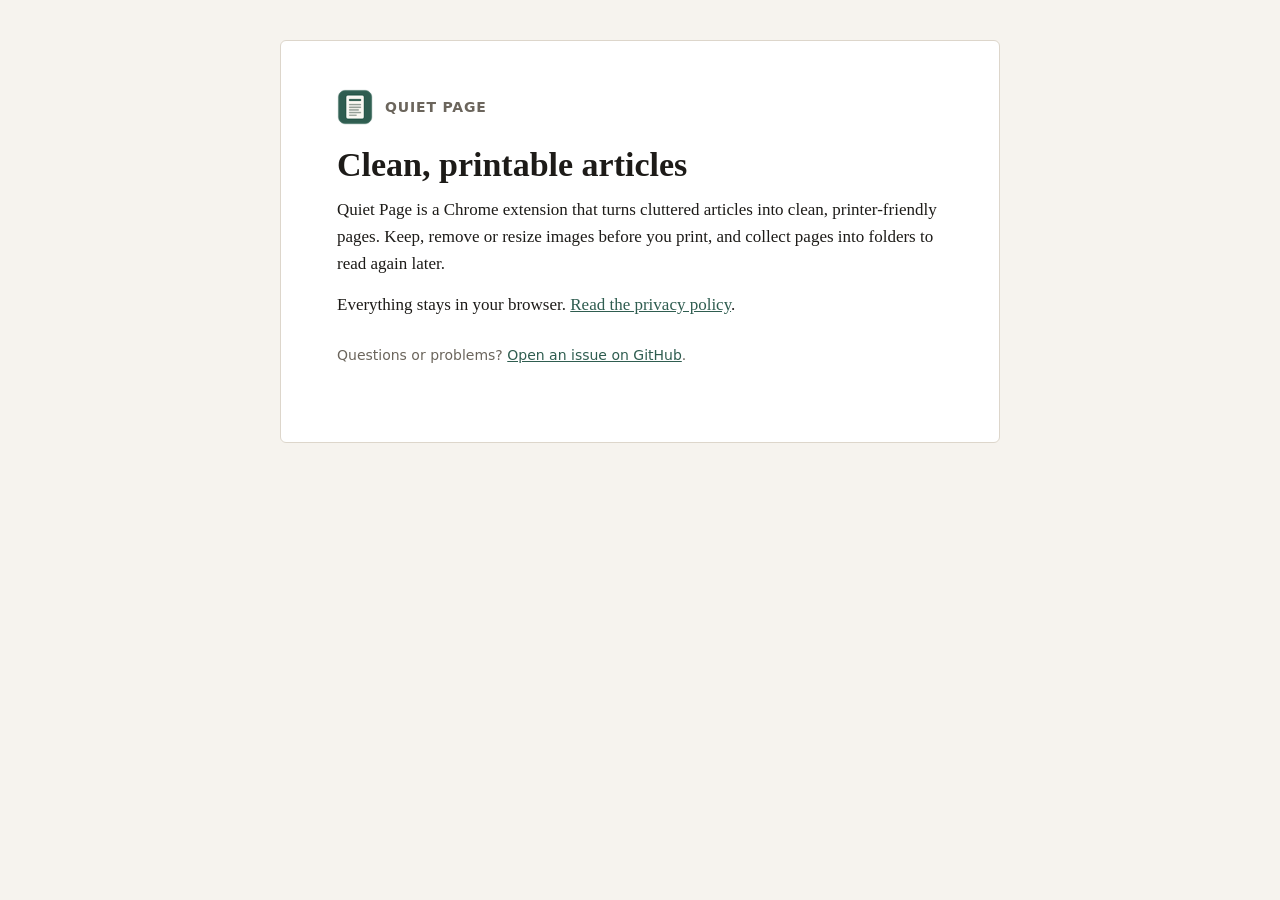
<file: docs/index.html>
<!doctype html>
<html lang="en">
<head>
<meta charset="utf-8">
<meta name="viewport" content="width=device-width, initial-scale=1">
<title>Quiet Page</title>
<meta name="description" content="Quiet Page is a Chrome extension that turns cluttered articles into clean, printer-friendly pages.">
<link rel="stylesheet" href="style.css">
</head>
<body>
<main>
<a class="brand" href="./"><img src="icon.png" alt="">Quiet Page</a>
<h1>Clean, printable articles</h1>
<p>Quiet Page is a Chrome extension that turns cluttered articles into clean, printer-friendly pages. Keep, remove or resize images before you print, and collect pages into folders to read again later.</p>
<p>Everything stays in your browser. <a href="privacy/">Read the privacy policy</a>.</p>
<p class="meta" style="margin-top:2em">Questions or problems? <a href="https://github.com/outsideman86/quiet-page/issues">Open an issue on GitHub</a>.</p>
</main>
</body>
</html>
</file>
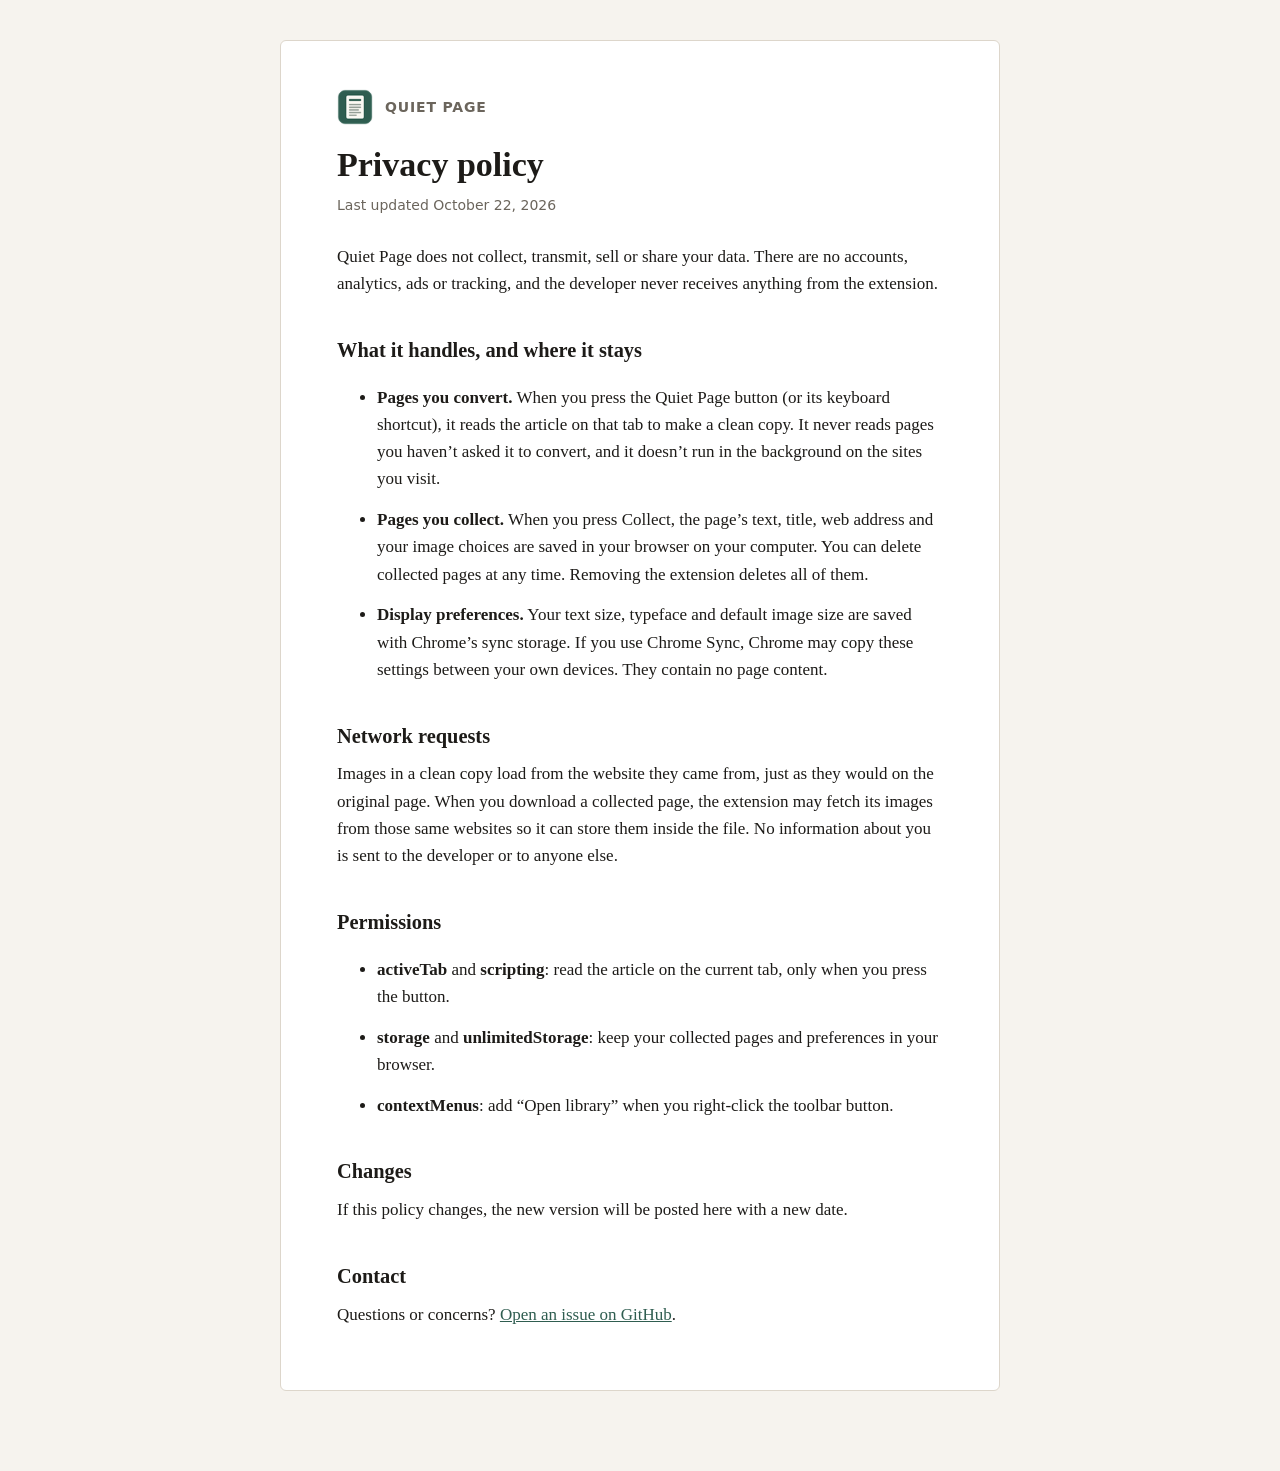
<file: docs/privacy/index.html>
<!doctype html>
<html lang="en">
<head>
<meta charset="utf-8">
<meta name="viewport" content="width=device-width, initial-scale=1">
<title>Quiet Page privacy policy</title>
<meta name="description" content="Privacy policy for the Quiet Page Chrome extension.">
<link rel="stylesheet" href="../style.css">
</head>
<body>
<main>
<a class="brand" href="../"><img src="../icon.png" alt="">Quiet Page</a>
<h1>Privacy policy</h1>
<p class="meta">Last updated October 22, 2026</p>

<p>Quiet Page does not collect, transmit, sell or share your data. There are no accounts, analytics, ads or tracking, and the developer never receives anything from the extension.</p>

<h2>What it handles, and where it stays</h2>
<ul>
  <li><strong>Pages you convert.</strong> When you press the Quiet Page button (or its keyboard shortcut), it reads the article on that tab to make a clean copy. It never reads pages you haven’t asked it to convert, and it doesn’t run in the background on the sites you visit.</li>
  <li><strong>Pages you collect.</strong> When you press Collect, the page’s text, title, web address and your image choices are saved in your browser on your computer. You can delete collected pages at any time. Removing the extension deletes all of them.</li>
  <li><strong>Display preferences.</strong> Your text size, typeface and default image size are saved with Chrome’s sync storage. If you use Chrome Sync, Chrome may copy these settings between your own devices. They contain no page content.</li>
</ul>

<h2>Network requests</h2>
<p>Images in a clean copy load from the website they came from, just as they would on the original page. When you download a collected page, the extension may fetch its images from those same websites so it can store them inside the file. No information about you is sent to the developer or to anyone else.</p>

<h2>Permissions</h2>
<ul>
  <li><strong>activeTab</strong> and <strong>scripting</strong>: read the article on the current tab, only when you press the button.</li>
  <li><strong>storage</strong> and <strong>unlimitedStorage</strong>: keep your collected pages and preferences in your browser.</li>
  <li><strong>contextMenus</strong>: add “Open library” when you right-click the toolbar button.</li>
</ul>

<h2>Changes</h2>
<p>If this policy changes, the new version will be posted here with a new date.</p>

<h2>Contact</h2>
<p>Questions or concerns? <a href="https://github.com/outsideman86/quiet-page/issues">Open an issue on GitHub</a>.</p>
</main>
</body>
</html>
</file>
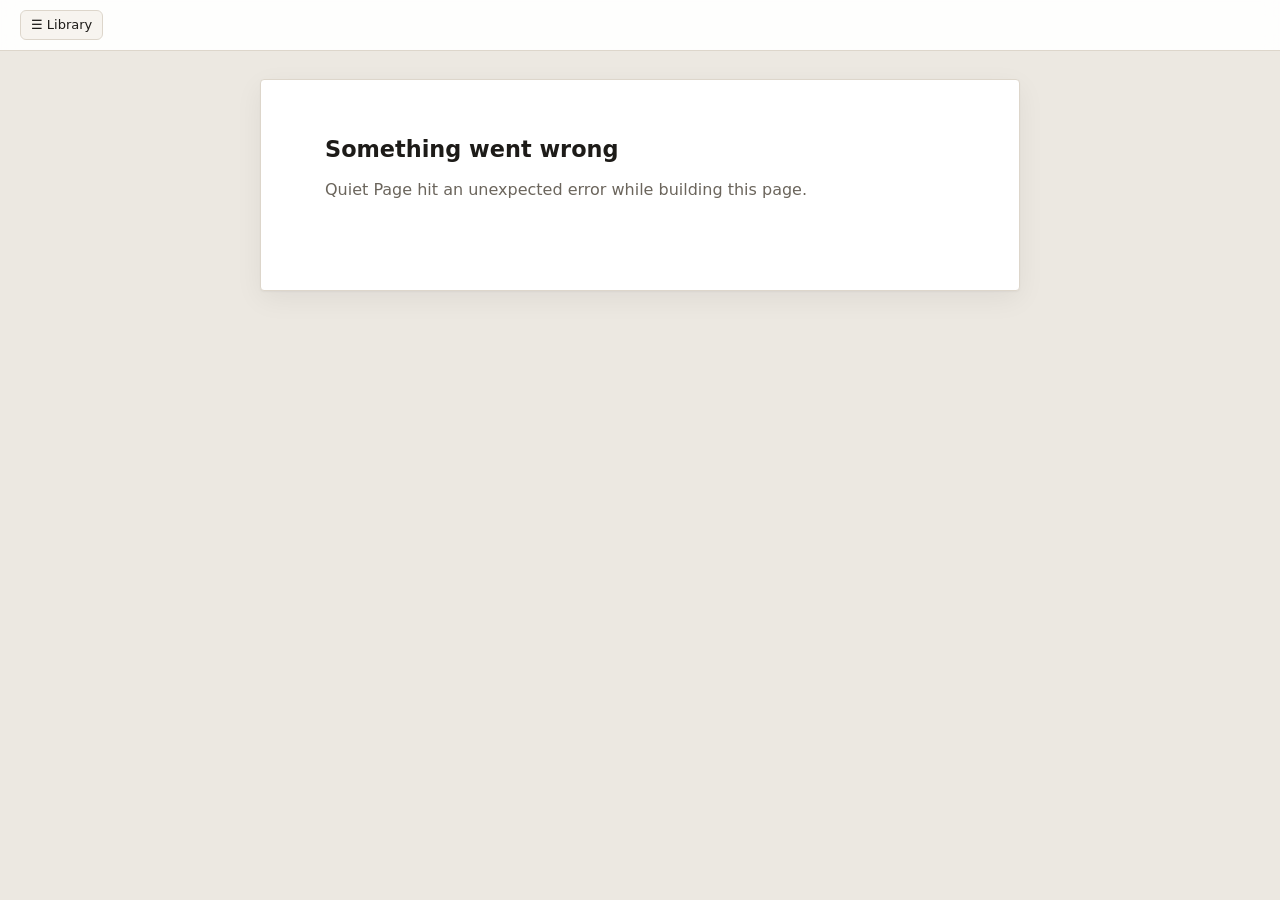
<file: extension/reader.html>
<!doctype html>
<html lang="en">
<head>
  <meta charset="utf-8">
  <meta name="viewport" content="width=device-width, initial-scale=1">
  <!-- Many image hosts refuse requests that carry an unfamiliar referrer. -->
  <meta name="referrer" content="no-referrer">
  <title>Quiet Page</title>
  <link rel="stylesheet" href="reader.css">
  <link rel="stylesheet" href="library.css">
</head>
<body>
<div class="shell">

  <!-- ===================== Library sidebar ===================== -->
  <aside class="library no-print" id="library" aria-label="Library">
    <div class="lib-head">
      <h2>Library</h2>
      <button type="button" id="lib-new-folder" class="lib-small">+ Folder</button>
      <button type="button" id="lib-close" class="lib-icon" aria-label="Hide library" title="Hide library">&times;</button>
    </div>

    <div class="lib-bulk" id="lib-bulk">
      <label class="lib-selall" title="Select all">
        <input type="checkbox" id="lib-select-all" aria-label="Select all pages">
        <span id="lib-sel-count">Select</span>
      </label>
      <div class="lib-bulk-actions">
        <button type="button" id="lib-bulk-move" disabled>Move to</button>
        <button type="button" id="lib-bulk-download" disabled>Download</button>
        <button type="button" id="lib-bulk-delete" class="danger" disabled>Delete</button>
      </div>
    </div>

    <div class="lib-tree" id="lib-tree"></div>

    <p class="lib-empty" id="lib-empty" hidden>
      Nothing collected yet. Open a clean copy of an article and press
      <strong>Collect</strong> to keep it here.
    </p>
    <p class="lib-status" id="lib-status" role="status" aria-live="polite"></p>
  </aside>

  <!-- ===================== Reader ===================== -->
  <div class="main-col">
    <header class="toolbar no-print" id="toolbar" role="toolbar" aria-label="Page controls">
      <div class="tb-group">
        <button type="button" id="lib-toggle" aria-controls="library" title="Show or hide the library">&#9776; Library</button>
      </div>

      <div class="tb-tools" id="article-tools" hidden>
        <div class="tb-group" id="image-tools">
          <span class="tb-label">Images</span>
          <div class="seg">
            <button type="button" id="img-keep-all">Keep all</button>
            <button type="button" id="img-remove-all">Remove all</button>
          </div>
          <span class="tb-count" id="img-count" aria-live="polite"></span>
        </div>

        <div class="tb-group" id="size-tools">
          <label class="tb-label" for="size-all">Size all</label>
          <input type="range" id="size-all" min="10" max="100" step="5" value="75">
          <output id="size-all-out" for="size-all">75%</output>
        </div>

        <div class="tb-group">
          <span class="tb-label">Text</span>
          <div class="seg">
            <button type="button" id="font-down" aria-label="Smaller text">A&minus;</button>
            <button type="button" id="font-up" aria-label="Larger text">A+</button>
          </div>
          <button type="button" id="font-family" class="plain" aria-label="Switch typeface">Sans</button>
        </div>

        <div class="tb-group tb-end">
          <label class="tb-check" title="Applies to the next article you open">
            <input type="checkbox" id="pref-start-removed">
            Remove images by default
          </label>
          <button type="button" id="collect" class="collect">&#9734; Collect</button>
          <button type="button" id="print" class="primary">Print / Save PDF</button>
        </div>
      </div>
    </header>

    <main class="page" id="page">
      <article id="article" hidden>
        <header class="meta">
          <p class="site" id="site"></p>
          <h1 id="title"></h1>
          <p class="byline" id="byline"></p>
          <p class="source" id="source"></p>
        </header>
        <div class="content" id="content"></div>
      </article>

      <section class="message" id="message" hidden>
        <h1 id="message-title"></h1>
        <p id="message-body"></p>
        <p id="message-link"></p>
      </section>
    </main>
  </div>
</div>

<div class="lib-menu" id="lib-menu" role="menu" hidden></div>

<script src="zip.js"></script>
<script src="reader.js"></script>
<script src="export.js"></script>
<script src="library.js"></script>
</body>
</html>
</file>
<file: docs/style.css>
:root{--bg:#f6f3ee;--sheet:#fff;--ink:#1d1b18;--muted:#6b655c;--rule:#ddd6cb;--accent:#2f5d50}
@media (prefers-color-scheme:dark){:root{--bg:#161513;--sheet:#22201d;--ink:#e8e3da;--muted:#a49d91;--rule:#3a3631;--accent:#7fb8a5}}
*{box-sizing:border-box}
html,body{margin:0;background:var(--bg);color:var(--ink)}
body{font:17px/1.6 Charter,"Bitstream Charter","Sitka Text",Cambria,Georgia,serif}
main{max-width:720px;margin:40px auto 80px;padding:48px 56px;background:var(--sheet);border:1px solid var(--rule);border-radius:6px}
@media (max-width:760px){main{margin:0;border:none;border-radius:0;padding:28px 16px 48px}}
h1{font-size:2em;line-height:1.2;margin:0 0 .3em}
h2{font-size:1.2em;margin:1.8em 0 .4em}
p,li{margin:0 0 .8em}
a{color:var(--accent)}
.meta{font:14px/1.4 system-ui,-apple-system,"Segoe UI",sans-serif;color:var(--muted);margin-bottom:2em}
.brand{display:flex;align-items:center;gap:12px;font:600 14px/1 system-ui,sans-serif;letter-spacing:.06em;text-transform:uppercase;color:var(--muted);margin-bottom:1.4em;text-decoration:none}
.brand img{width:36px;height:36px}
ul.ext{list-style:none;padding:0}
ul.ext li{padding:14px 0;border-top:1px solid var(--rule)}
ul.ext li:last-child{border-bottom:1px solid var(--rule)}
</file>
<file: extension/reader.css>
/* Quiet Page — reader + print styles */

:root {
  --scale: 1;
  --desk: #ece8e1;
  --sheet: #ffffff;
  --ink: #1d1b18;
  --muted: #6b655c;
  --rule: #ddd6cb;
  --accent: #2f5d50;
  --accent-ink: #ffffff;
  --control: #f7f4ef;
  --serif: Charter, "Bitstream Charter", "Sitka Text", Cambria, Georgia, serif;
  --sans: system-ui, -apple-system, "Segoe UI", Roboto, "Helvetica Neue", Arial, sans-serif;
  --body-font: var(--serif);
  color-scheme: light dark;
}

@media (prefers-color-scheme: dark) {
  :root {
    --desk: #161513;
    --sheet: #22201d;
    --ink: #e8e3da;
    --muted: #a49d91;
    --rule: #3a3631;
    --accent: #7fb8a5;
    --accent-ink: #10201b;
    --control: #2b2925;
  }
}

* { box-sizing: border-box; }

html, body {
  margin: 0;
  background: var(--desk);
  color: var(--ink);
}

body.font-sans { --body-font: var(--sans); }

[hidden] { display: none !important; }

/* ---------- Toolbar ---------- */

.toolbar {
  position: sticky;
  top: 0;
  z-index: 10;
  display: flex;
  flex-wrap: wrap;
  align-items: center;
  gap: 10px 22px;
  padding: 10px 20px;
  background: color-mix(in srgb, var(--sheet) 92%, transparent);
  backdrop-filter: blur(8px);
  border-bottom: 1px solid var(--rule);
  font: 13px/1.2 var(--sans);
  color: var(--ink);
}

.tb-group { display: flex; align-items: center; gap: 8px; }
.tb-end { margin-left: auto; gap: 16px; }
.tb-label { color: var(--muted); font-weight: 600; letter-spacing: 0.02em; }
.tb-count { color: var(--muted); font-variant-numeric: tabular-nums; min-width: 6.5em; }
.tb-check { display: flex; align-items: center; gap: 6px; color: var(--muted); cursor: pointer; }

button {
  font: inherit;
  color: inherit;
  background: var(--control);
  border: 1px solid var(--rule);
  border-radius: 6px;
  padding: 6px 10px;
  cursor: pointer;
}
button:hover { border-color: var(--muted); }
button:focus-visible, input:focus-visible { outline: 2px solid var(--accent); outline-offset: 2px; }
button.primary {
  background: var(--accent);
  border-color: var(--accent);
  color: var(--accent-ink);
  font-weight: 600;
  padding: 7px 14px;
}
button.plain { background: transparent; }

.seg { display: inline-flex; }
.seg button { border-radius: 0; }
.seg button + button { border-left: none; }
.seg button:first-child { border-radius: 6px 0 0 6px; }
.seg button:last-child { border-radius: 0 6px 6px 0; }

input[type="range"] { accent-color: var(--accent); width: 120px; }
output { font-variant-numeric: tabular-nums; min-width: 3ch; color: var(--muted); }

/* ---------- The "sheet" ---------- */

.page {
  max-width: 760px;
  margin: 28px auto 80px;
  padding: 56px 64px 72px;
  background: var(--sheet);
  border: 1px solid var(--rule);
  border-radius: 4px;
  box-shadow: 0 1px 2px rgba(0,0,0,.04), 0 8px 28px rgba(0,0,0,.06);
}

@media (max-width: 820px) {
  .page { margin: 0; border: none; border-radius: 0; padding: 28px 20px 48px; }
}

article {
  font-family: var(--body-font);
  font-size: calc(19px * var(--scale));
  line-height: 1.6;
  overflow-wrap: break-word;
}

.meta { margin-bottom: 2em; padding-bottom: 1.2em; border-bottom: 1px solid var(--rule); }
.meta .site {
  margin: 0 0 .6em;
  font: 600 calc(12px * var(--scale))/1.2 var(--sans);
  letter-spacing: .08em;
  text-transform: uppercase;
  color: var(--muted);
}
.meta h1 {
  margin: 0 0 .45em;
  font-family: var(--body-font);
  font-size: 1.9em;
  line-height: 1.18;
  font-weight: 700;
  text-wrap: balance;
}
.meta .byline { margin: 0 0 .3em; color: var(--muted); font-size: .9em; }
.meta .source {
  margin: 0;
  font: calc(12px * var(--scale))/1.4 var(--sans);
  color: var(--muted);
  word-break: break-all;
}
.meta .source a { color: inherit; }

.content h1, .content h2, .content h3, .content h4 {
  line-height: 1.25;
  margin: 1.6em 0 .5em;
  text-wrap: balance;
}
.content h1 { font-size: 1.5em; }
.content h2 { font-size: 1.3em; }
.content h3 { font-size: 1.12em; }
.content h4 { font-size: 1em; }
.content p { margin: 0 0 1em; }
.content a { color: var(--accent); text-underline-offset: 2px; }
.content blockquote {
  margin: 1.2em 0;
  padding: 0 0 0 1em;
  border-left: 3px solid var(--rule);
  color: var(--muted);
}
.content pre, .content code { font-family: ui-monospace, Menlo, Consolas, monospace; font-size: .85em; }
.content pre { white-space: pre-wrap; background: var(--control); padding: .8em 1em; border-radius: 4px; }
.content table { border-collapse: collapse; width: 100%; font-size: .9em; margin: 1em 0; }
.content th, .content td { border: 1px solid var(--rule); padding: .35em .5em; text-align: left; vertical-align: top; }
.content hr { border: none; border-top: 1px solid var(--rule); margin: 2em 0; }
.content ul, .content ol { padding-left: 1.4em; }
.content figure { margin: 0; }
.content figcaption {
  margin-top: .45em;
  font: calc(13px * var(--scale))/1.45 var(--sans);
  color: var(--muted);
}
.content img { max-width: 100%; height: auto; }

/* ---------- Image units with their own controls ---------- */

.qp-media { margin: 1.6em 0; }

.qp-controls {
  display: flex;
  align-items: center;
  gap: 10px;
  margin-bottom: 6px;
  font: 12px/1 var(--sans);
  color: var(--muted);
}
.qp-controls label { display: flex; align-items: center; gap: 5px; cursor: pointer; user-select: none; }
.qp-controls .qp-size { display: flex; align-items: center; gap: 6px; }
.qp-controls input[type="range"] { width: 140px; }
.qp-controls output { min-width: 4ch; }

.qp-body { margin: 0 auto; }
.qp-body img { display: block; width: 100%; height: auto; margin: 0 auto; }

.qp-restore {
  display: none;
  width: 100%;
  padding: 10px;
  font: 12px/1.3 var(--sans);
  color: var(--muted);
  background: var(--control);
  border: 1px dashed var(--rule);
  border-radius: 4px;
  text-align: left;
}

.qp-media[data-included="false"] .qp-size,
.qp-media[data-included="false"] .qp-body { display: none; }
.qp-media[data-included="false"] .qp-restore { display: flex; align-items: center; gap: 12px; }
.qp-restore .qp-thumb {
  width: 64px;
  height: 44px;
  object-fit: cover;
  border-radius: 3px;
  filter: grayscale(1);
  opacity: .55;
  flex: none;
}

.qp-media[data-broken="true"] .qp-controls,
.qp-media[data-broken="true"] .qp-body { display: none; }
.qp-media[data-broken="true"]::before {
  content: "An image here couldn’t be loaded and will be left out.";
  display: block;
  padding: 8px 10px;
  font: 12px/1.3 var(--sans);
  color: var(--muted);
  border: 1px dashed var(--rule);
  border-radius: 4px;
}

/* ---------- Messages (errors, expired copies) ---------- */

.message { font-family: var(--sans); }
.message h1 { font-size: 1.4em; margin: 0 0 .5em; }
.message p { color: var(--muted); line-height: 1.55; }
.message a { color: var(--accent); word-break: break-all; }

/* ---------- Print ---------- */

@page { margin: 0.75in; }

@media print {
  :root {
    --ink: #000;
    --muted: #444;
    --rule: #bbb;
    --accent: #000;
    --sheet: #fff;
    --desk: #fff;
  }
  html, body { background: #fff; color: #000; }
  .no-print, .qp-controls, .qp-restore { display: none !important; }
  .page { max-width: none; margin: 0; padding: 0; border: none; box-shadow: none; background: #fff; }
  article { font-size: calc(11.5pt * var(--scale)); line-height: 1.5; }
  .meta .site, .meta .source, .content figcaption { font-size: calc(8.5pt * var(--scale)); }
  .content a { color: #000; text-decoration: none; }
  .content pre { background: none; border: 1px solid #ccc; }
  .qp-media[data-included="false"], .qp-media[data-broken="true"] { display: none !important; }
  .qp-media, figure, img, table, pre, blockquote { break-inside: avoid; }
  h1, h2, h3, h4 { break-after: avoid; }
  p { orphans: 3; widows: 3; }
}
</file>
<file: extension/library.css>
/* Quiet Page — library sidebar */

.shell { display: flex; align-items: flex-start; min-height: 100vh; }
.main-col { flex: 1; min-width: 0; }

.library {
  display: none;
  flex: none;
  width: 300px;
  height: 100vh;
  position: sticky;
  top: 0;
  flex-direction: column;
  background: var(--sheet);
  border-right: 1px solid var(--rule);
  font: 13px/1.35 var(--sans);
  color: var(--ink);
}
body.lib-open .library { display: flex; }

@media (max-width: 900px) {
  .library {
    position: fixed;
    left: 0;
    top: 0;
    z-index: 30;
    width: min(320px, 88vw);
    box-shadow: 0 0 0 100vmax rgba(0, 0, 0, .25);
  }
}

#lib-toggle[aria-expanded="true"] { background: var(--sheet); border-color: var(--muted); }

.lib-head {
  display: flex;
  align-items: center;
  gap: 8px;
  padding: 14px 14px 10px;
}
.lib-head h2 {
  margin: 0;
  flex: 1;
  font-size: 15px;
  font-weight: 700;
  letter-spacing: .01em;
}
.lib-small { padding: 4px 9px; font-size: 12px; }

.lib-icon {
  display: inline-flex;
  align-items: center;
  justify-content: center;
  width: 26px;
  height: 26px;
  padding: 0;
  flex: none;
  border: 1px solid transparent;
  border-radius: 5px;
  background: transparent;
  color: var(--muted);
  text-decoration: none;
  font-size: 15px;
  line-height: 1;
  cursor: pointer;
}
.lib-icon:hover { background: var(--control); border-color: var(--rule); color: var(--ink); }

/* Bulk action bar */
.lib-bulk {
  display: flex;
  flex-direction: column;
  gap: 8px;
  padding: 8px 14px 10px;
  border-bottom: 1px solid var(--rule);
}
.lib-selall { display: flex; align-items: center; gap: 8px; color: var(--muted); cursor: pointer; }
.lib-bulk-actions { display: flex; gap: 6px; }
.lib-bulk-actions button { flex: 1; padding: 5px 6px; font-size: 12px; }
.lib-bulk-actions button:disabled { opacity: .45; cursor: default; }
button.danger:not(:disabled) { color: #b3261e; }
@media (prefers-color-scheme: dark) { button.danger:not(:disabled) { color: #f2a59f; } }

/* Folder tree */
.lib-tree { flex: 1; overflow-y: auto; padding: 6px 0 16px; }

.lib-folder { margin: 2px 6px; border-radius: 6px; border: 1px solid transparent; }
.lib-folder.is-drop { border-color: var(--accent); background: color-mix(in srgb, var(--accent) 10%, transparent); }

.lib-folder-row {
  display: flex;
  align-items: center;
  gap: 6px;
  padding: 5px 4px 5px 2px;
  font-weight: 600;
}
.lib-caret {
  width: 20px;
  padding: 0;
  border: none;
  background: none;
  color: var(--muted);
  font-size: 11px;
  text-align: center;
  flex: none;
}
.lib-folder-name { flex: 1; min-width: 0; overflow: hidden; text-overflow: ellipsis; white-space: nowrap; cursor: default; }
.lib-count {
  color: var(--muted);
  font-weight: 500;
  font-size: 11px;
  font-variant-numeric: tabular-nums;
  padding: 1px 6px;
  border-radius: 10px;
  background: var(--control);
}
.lib-folder-input {
  flex: 1;
  min-width: 0;
  font: inherit;
  font-weight: 500;
  padding: 3px 6px;
  border: 1px solid var(--accent);
  border-radius: 4px;
  background: var(--sheet);
  color: var(--ink);
}
.lib-folder-row .lib-more { opacity: 0; }
.lib-folder-row:hover .lib-more, .lib-folder-row .lib-more:focus-visible { opacity: 1; }

.lib-pages { list-style: none; margin: 0; padding: 0 0 4px; }

.lib-page {
  display: flex;
  align-items: center;
  gap: 6px;
  margin: 1px 0;
  padding: 4px 4px 4px 24px;
  border-radius: 5px;
  cursor: grab;
}
.lib-page:hover { background: var(--control); }
.lib-page.is-selected { background: color-mix(in srgb, var(--accent) 12%, transparent); }
.lib-page.is-current { box-shadow: inset 3px 0 0 var(--accent); }
.lib-page.is-current .lib-title-text { font-weight: 700; }
.lib-page.is-dragging { opacity: .45; }
.lib-page.is-flash { animation: lib-flash 1.2s ease-out; }
@keyframes lib-flash { from { background: color-mix(in srgb, var(--accent) 35%, transparent); } }

.lib-page input[type="checkbox"], .lib-folder-row input[type="checkbox"] { flex: none; margin: 0; accent-color: var(--accent); }

.lib-title {
  flex: 1;
  min-width: 0;
  display: flex;
  flex-direction: column;
  gap: 1px;
  color: var(--ink);
  text-decoration: none;
}
.lib-title:hover .lib-title-text { text-decoration: underline; text-underline-offset: 2px; }
.lib-title-text {
  display: -webkit-box;
  -webkit-line-clamp: 2;
  -webkit-box-orient: vertical;
  overflow: hidden;
}
.lib-sub { color: var(--muted); font-size: 11px; white-space: nowrap; overflow: hidden; text-overflow: ellipsis; }

.lib-page .lib-orig, .lib-page .lib-more { opacity: 0; }
.lib-page:hover .lib-orig, .lib-page:hover .lib-more,
.lib-page .lib-orig:focus-visible, .lib-page .lib-more:focus-visible { opacity: 1; }
@media (hover: none) { .lib-page .lib-orig, .lib-page .lib-more, .lib-folder-row .lib-more { opacity: 1; } }

.lib-drop-hint {
  margin: 2px 6px 4px 26px;
  padding: 7px 8px;
  border: 1px dashed var(--rule);
  border-radius: 5px;
  color: var(--muted);
  font-size: 12px;
}
body:not(.lib-dragging) .lib-folder:not(:hover) .lib-drop-hint { opacity: .7; }

.lib-empty { margin: 8px 16px; color: var(--muted); line-height: 1.5; }
.lib-status { margin: 0; padding: 8px 14px; min-height: 2.6em; color: var(--muted); font-size: 12px; border-top: 1px solid var(--rule); }
.lib-status:empty { visibility: hidden; }

/* Pop-up menu */
.lib-menu {
  position: fixed;
  z-index: 50;
  min-width: 190px;
  max-height: 60vh;
  overflow-y: auto;
  padding: 5px;
  background: var(--sheet);
  border: 1px solid var(--rule);
  border-radius: 8px;
  box-shadow: 0 10px 30px rgba(0, 0, 0, .16);
  font: 13px/1.3 var(--sans);
  color: var(--ink);
}
.lib-menu-item {
  display: block;
  width: 100%;
  text-align: left;
  border: none;
  background: none;
  padding: 7px 10px;
  border-radius: 5px;
  white-space: nowrap;
  overflow: hidden;
  text-overflow: ellipsis;
}
.lib-menu-item:hover:not(:disabled), .lib-menu-item:focus-visible { background: var(--control); outline: none; }
.lib-menu-item:disabled { color: var(--muted); opacity: .55; cursor: default; }
.lib-menu-item.danger { color: #b3261e; }
@media (prefers-color-scheme: dark) { .lib-menu-item.danger { color: #f2a59f; } }
.lib-menu-heading { padding: 6px 10px 3px; font-size: 11px; font-weight: 700; letter-spacing: .06em; text-transform: uppercase; color: var(--muted); }
.lib-menu-sep { height: 1px; margin: 4px 6px; background: var(--rule); }

/* Collect button */
button.collect { font-weight: 600; }
button.collect.is-collected { color: var(--accent); border-color: var(--accent); }

/* Toolbar wraps the article controls in one group */
.tb-tools { display: contents; }

@media print {
  .library, .lib-menu { display: none !important; }
  .shell { display: block; }
}
</file>
